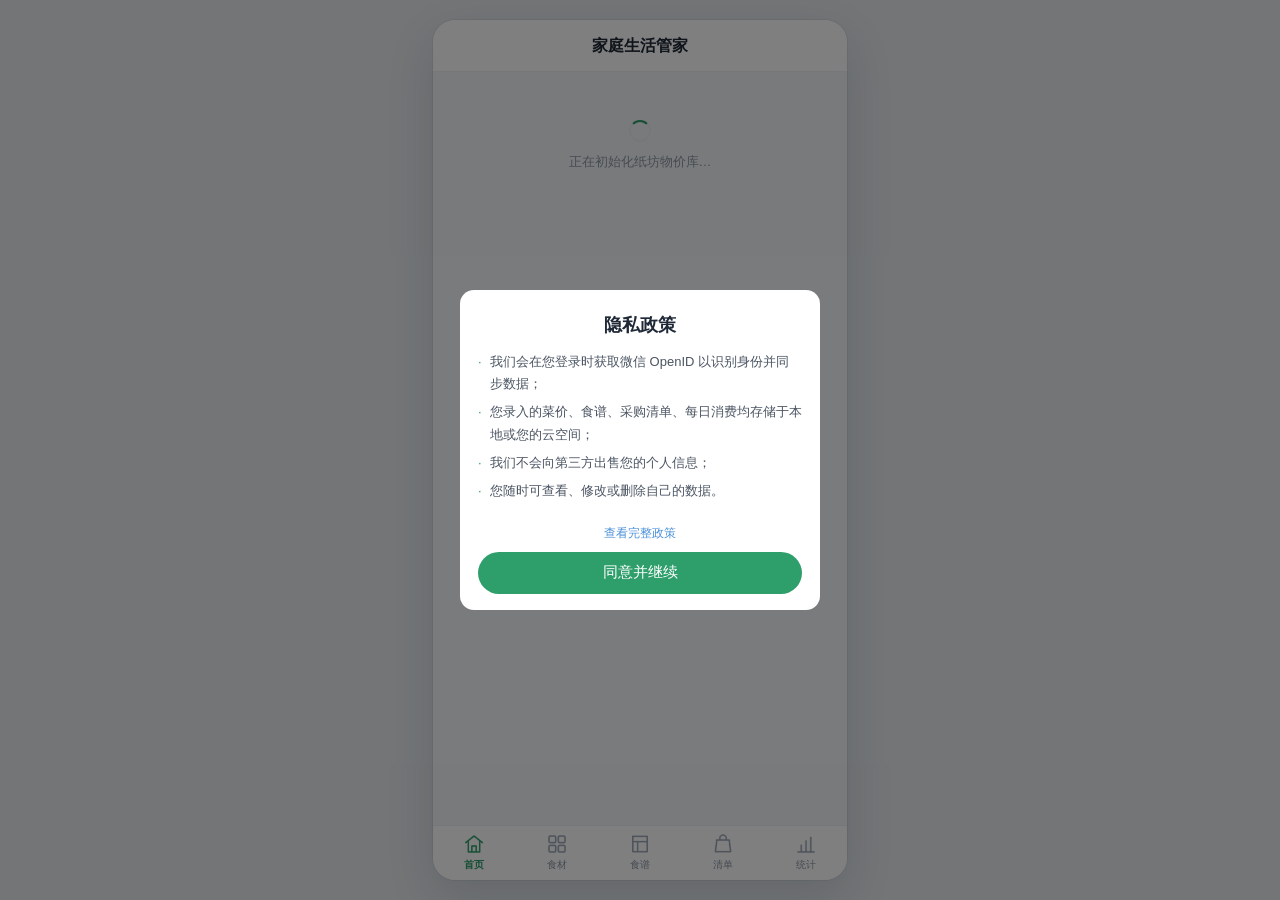
<file: index.html>
<!DOCTYPE html>
<html lang="zh-CN">
<head>
<meta charset="UTF-8">
<meta name="viewport" content="width=device-width, initial-scale=1, maximum-scale=1, user-scalable=no, viewport-fit=cover">
<meta name="theme-color" content="#2e9e6b">
<title>家庭生活管家 · 饮食成本计算助手</title>
<meta name="description" content="武汉市江夏区纸坊家庭买菜记账工具：维护菜市场物价、按每日/每周规划食谱、自动核算食材采购总成本。">
<link rel="icon" href="assets/icons/leaf-brand.png">
<link rel="apple-touch-icon" href="assets/icons/leaf-brand.png">
<link rel="stylesheet" href="app.css?v=9b08c2d4">
</head>
<body>

<div class="phone">
  <!-- 顶部导航 -->
  <header class="nav" id="nav">
    <span class="nav-spacer"></span>
    <div class="nav-title">家庭生活管家</div>
    <div class="nav-right"><span class="nav-spacer"></span></div>
  </header>

  <!-- 页面容器 -->
  <main class="view" id="view">
    <div class="loading">
      <div class="spinner"></div>
      <div id="boot-text">正在初始化纸坊物价库…</div>
    </div>
  </main>

  <!-- 底部 tabbar -->
  <nav class="tabbar" id="tabbar"></nav>
</div>

<div id="sheet-root"></div>

<!-- 业务逻辑层：由 tools/build-web.js 从小程序源码自动生成 -->
<script src="js/wx-shim.js?v=ba153b89"></script>
<script src="js/constants.js?v=0d72ec5c"></script>
<script src="js/seed-data.js?v=857cb737"></script>
<script src="js/format.js?v=6fa5f059"></script>
<script src="js/family.js?v=389b143e"></script>
<script src="js/db.js?v=1e2e77a2"></script>
<script src="js/biz.js?v=fd34657a"></script>
<!-- 隐私合规：同意门控 + 政策正文（须在 app.js 之前加载） -->
<script src="js/privacy.js?v=c1e88820"></script>
<script src="js/privacy-text.js?v=41f0d08c"></script>
<!-- 视图层 -->
<script src="js/ui.js?v=ffc364d7"></script>
<script src="js/pages.js?v=1a168658"></script>
<script src="js/app.js?v=ac2aeec6"></script>

</body>
</html>
</file>
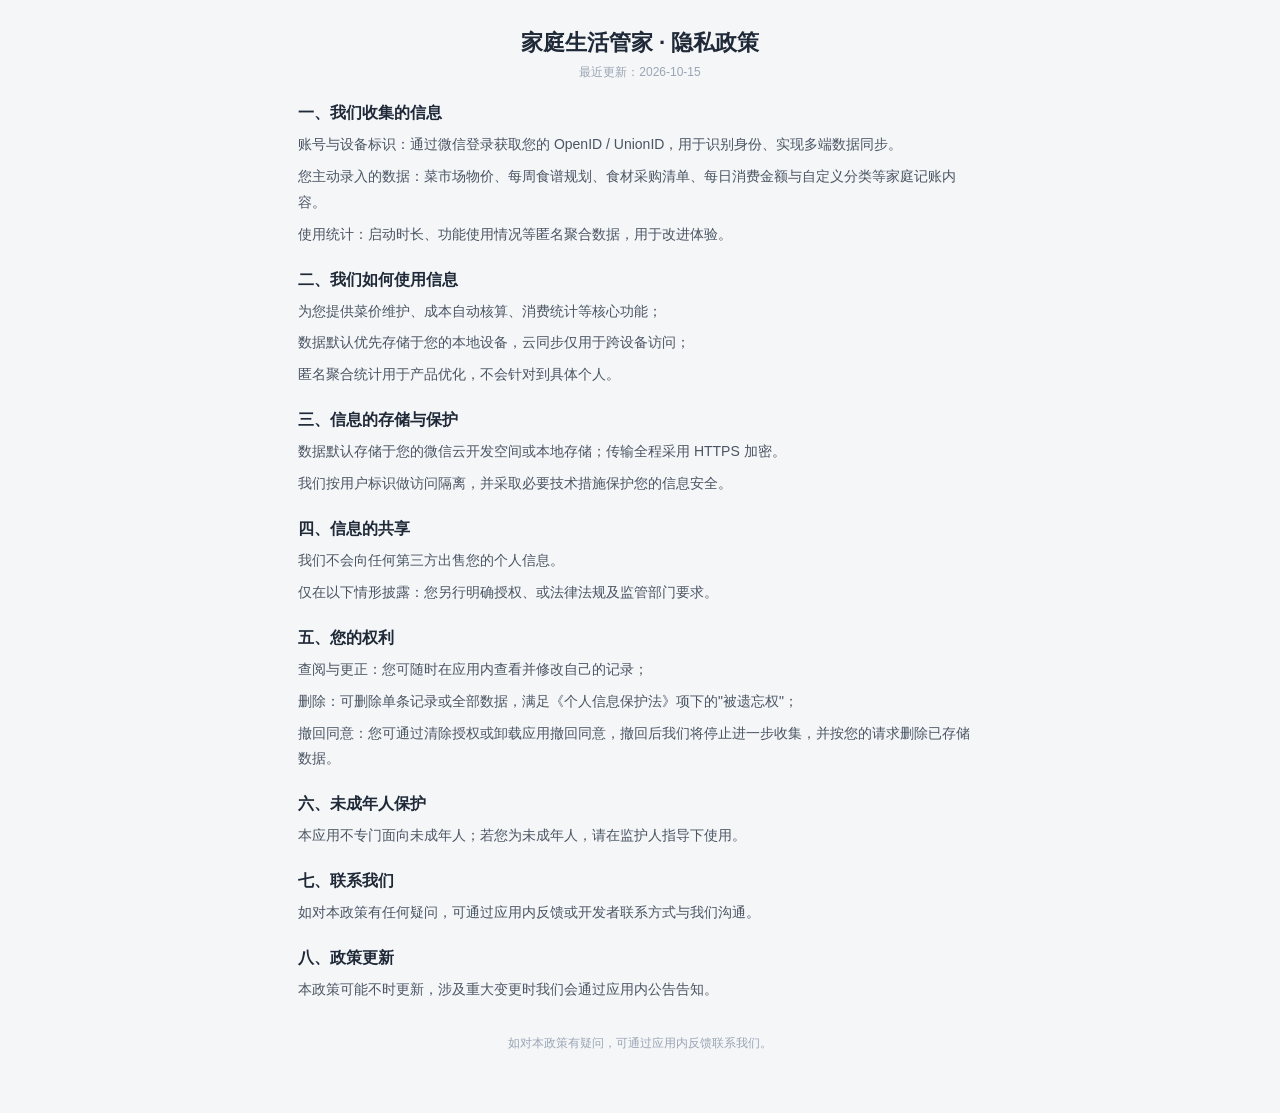
<file: privacy.html>
<!DOCTYPE html>
<html lang="zh-CN">
<head>
<meta charset="UTF-8">
<meta name="viewport" content="width=device-width, initial-scale=1, maximum-scale=1, user-scalable=no">
<meta name="theme-color" content="#2e9e6b">
<title>家庭生活管家 · 隐私政策</title>
<style>
  :root { --brand:#2e9e6b; }
  * { box-sizing: border-box; }
  body { margin:0; font-family: -apple-system,BlinkMacSystemFont,"PingFang SC","Microsoft YaHei",sans-serif; background:#f4f6f8; color:#4b5563; }
  .wrap { max-width: 720px; margin: 0 auto; padding: 28px 18px 60px; }
  .pp-title { font-size: 22px; font-weight: 700; color:#1f2937; text-align:center; margin-bottom:6px; }
  .pp-update { font-size: 12px; color:#9aa5b4; text-align:center; margin-bottom:22px; }
  .pp-h { font-size: 16px; font-weight: 700; color:#1f2937; margin: 22px 0 8px; }
  .pp-p { font-size: 14px; line-height: 1.85; margin-bottom: 6px; }
  .pp-foot { margin-top: 30px; font-size: 12px; color:#9aa5b4; text-align:center; line-height:1.7; }
  a { color:#4a90d9; }
</style>
</head>
<body>
<div class="wrap" id="root">加载中…</div>

<script>
/* 与小程序 / 网页版同源的隐私政策正文 */
var SECTIONS = [
  {h:'一、我们收集的信息',p:[
    '账号与设备标识：通过微信登录获取您的 OpenID / UnionID，用于识别身份、实现多端数据同步。',
    '您主动录入的数据：菜市场物价、每周食谱规划、食材采购清单、每日消费金额与自定义分类等家庭记账内容。',
    '使用统计：启动时长、功能使用情况等匿名聚合数据，用于改进体验。'
  ]},
  {h:'二、我们如何使用信息',p:[
    '为您提供菜价维护、成本自动核算、消费统计等核心功能；',
    '数据默认优先存储于您的本地设备，云同步仅用于跨设备访问；',
    '匿名聚合统计用于产品优化，不会针对到具体个人。'
  ]},
  {h:'三、信息的存储与保护',p:[
    '数据默认存储于您的微信云开发空间或本地存储；传输全程采用 HTTPS 加密。',
    '我们按用户标识做访问隔离，并采取必要技术措施保护您的信息安全。'
  ]},
  {h:'四、信息的共享',p:[
    '我们不会向任何第三方出售您的个人信息。',
    '仅在以下情形披露：您另行明确授权、或法律法规及监管部门要求。'
  ]},
  {h:'五、您的权利',p:[
    '查阅与更正：您可随时在应用内查看并修改自己的记录；',
    '删除：可删除单条记录或全部数据，满足《个人信息保护法》项下的"被遗忘权"；',
    '撤回同意：您可通过清除授权或卸载应用撤回同意，撤回后我们将停止进一步收集，并按您的请求删除已存储数据。'
  ]},
  {h:'六、未成年人保护',p:['本应用不专门面向未成年人；若您为未成年人，请在监护人指导下使用。']},
  {h:'七、联系我们',p:['如对本政策有任何疑问，可通过应用内反馈或开发者联系方式与我们沟通。']},
  {h:'八、政策更新',p:['本政策可能不时更新，涉及重大变更时我们会通过应用内公告告知。']}
];
var html = '<div class="pp-title">家庭生活管家 · 隐私政策</div>' +
  '<div class="pp-update">最近更新：2026-10-15</div>';
SECTIONS.forEach(function(sec){
  html += '<div class="pp-h">'+sec.h+'</div>';
  sec.p.forEach(function(para){ html += '<div class="pp-p">'+para+'</div>'; });
});
html += '<div class="pp-foot">如对本政策有疑问，可通过应用内反馈联系我们。</div>';
document.getElementById('root').innerHTML = html;
</script>
</body>
</html>
</file>
<file: app.css>
/* ==========================================================================
   家庭生活管家 · H5 设计系统
   移植自小程序 miniprogram/app.wxss，rpx → px（÷2），配色与层级完全一致
   配色柔和干净，无 Emoji，全部使用统一线性图标
   ========================================================================== */

:root {
  /* 主色：鲜菜绿 */
  --brand: #2e9e6b;
  --brand-d: #23875a;
  --brand-l: #e8f6ef;

  /* 价格 / 金额高亮 */
  --price: #e8613c;
  --price-l: #fdeee8;

  /* 涨跌（遵循国内习惯：涨红跌绿） */
  --up: #e5534b;
  --down: #2e9e6b;

  --warn: #f0a020;
  --blue: #4a90d9;

  /* 文字层级 */
  --text: #1f2a37;
  --text-2: #5a6675;
  --text-3: #8c97a6;
  --text-4: #b4bcc7;

  /* 背景 / 描边 */
  --bg: #f4f6f8;
  --card: #ffffff;
  --line: #edf0f3;
  --line-2: #f4f6f8;

  /* 四分类主题色 */
  --veg: #3fa96b;      --veg-bg: #eaf6ef;
  --meat: #e4695e;     --meat-bg: #fcedeb;
  --aquatic: #4a90d9;  --aquatic-bg: #eaf2fb;
  --fruit: #f0954a;    --fruit-bg: #fdf1e7;

  --radius: 12px;
  --radius-s: 7px;
  --radius-l: 16px;
  --shadow: 0 3px 12px rgba(31, 42, 55, .06);
  --shadow-up: 0 -3px 12px rgba(31, 42, 55, .06);

  --num: "DIN Alternate", "Bahnschrift", "Helvetica Neue", Arial, sans-serif;
}

* { box-sizing: border-box; -webkit-tap-highlight-color: transparent; }

html, body {
  margin: 0;
  padding: 0;
  height: 100%;
}

body {
  background: #e7ebef;
  color: var(--text);
  font-size: 14px;
  line-height: 1.5;
  font-family: -apple-system, BlinkMacSystemFont, "Helvetica Neue", "PingFang SC",
    "Hiragino Sans GB", "Microsoft YaHei", sans-serif;
  -webkit-font-smoothing: antialiased;
  display: flex;
  justify-content: center;
  align-items: stretch;
}

button, input, select, textarea { font-family: inherit; font-size: inherit; color: inherit; }
button { cursor: pointer; border: none; background: none; padding: 0; }

/* ---------------------------------------------------------------- 手机外壳 */
.phone {
  position: relative;
  width: 100%;
  max-width: 414px;
  min-width: 320px;
  height: 100vh;
  height: 100dvh;
  background: var(--bg);
  display: flex;
  flex-direction: column;
  overflow: hidden;
  box-shadow: 0 0 0 1px rgba(31, 42, 55, .06), 0 18px 48px rgba(31, 42, 55, .14);
}

@media (min-width: 520px) {
  body { align-items: center; padding: 20px 0; }
  .phone { height: min(880px, calc(100vh - 40px)); border-radius: 22px; }
}

/* 顶部导航 */
.nav {
  flex: none;
  height: 52px;
  padding: 0 14px;
  background: var(--card);
  border-bottom: 1px solid var(--line);
  display: flex;
  align-items: center;
  gap: 8px;
  z-index: 20;
}
.nav-back {
  width: 30px; height: 30px;
  display: flex; align-items: center; justify-content: center;
  border-radius: 50%;
  margin-left: -6px;
  transition: background .15s;
}
.nav-back:active { background: var(--line-2); }
.nav-title {
  flex: 1;
  font-size: 16px;
  font-weight: 600;
  text-align: center;
  overflow: hidden; white-space: nowrap; text-overflow: ellipsis;
}
.nav-back ~ .nav-title { text-align: left; }
.nav-right { display: flex; align-items: center; gap: 6px; min-width: 30px; justify-content: flex-end; }
.nav-spacer { width: 30px; }

/* 滚动区 */
.view {
  flex: 1;
  overflow-y: auto;
  overflow-x: hidden;
  -webkit-overflow-scrolling: touch;
  padding-bottom: 20px;
}
.view.no-pad { padding-bottom: 0; }

/* 底部 tabbar */
.tabbar {
  flex: none;
  display: flex;
  background: var(--card);
  border-top: 1px solid var(--line);
  padding-bottom: env(safe-area-inset-bottom, 0);
  z-index: 20;
}
.tabbar-item {
  flex: 1;
  padding: 7px 0 8px;
  display: flex;
  flex-direction: column;
  align-items: center;
  gap: 3px;
  color: var(--text-3);
  font-size: 10px;
  transition: color .15s;
}
.tabbar-item.is-active { color: var(--brand); font-weight: 600; }
.tabbar-item:active { opacity: .6; }

/* ---------------------------------------------------------------- 图标 */
.icon { display: block; }
.icon-sm { width: 14px; height: 14px; }
.icon-md { width: 18px; height: 18px; }
.icon-lg { width: 22px; height: 22px; }
.icon-xl { width: 28px; height: 28px; }
.icon-fill {
  width: 34px; height: 34px;
  border-radius: 10px;
  display: flex; align-items: center; justify-content: center;
  flex: none;
}

/* ---------------------------------------------------------------- 布局 */
.px { padding-left: 14px; padding-right: 14px; }
.mt-s { margin-top: 6px; } .mt { margin-top: 12px; } .mt-l { margin-top: 20px; }
.mb-s { margin-bottom: 6px; } .mb { margin-bottom: 12px; }
.row { display: flex; align-items: center; }
.row-top { display: flex; align-items: flex-start; }
.row-between { display: flex; align-items: center; justify-content: space-between; }
.col { display: flex; flex-direction: column; }
.center { display: flex; align-items: center; justify-content: center; }
.flex-1 { flex: 1; min-width: 0; }
.wrap { flex-wrap: wrap; }
.gap-s { gap: 6px; } .gap { gap: 10px; } .gap-l { gap: 14px; }
.ml-s { margin-left: 6px; } .ml { margin-left: 8px; } .mr { margin-right: 8px; }

/* ---------------------------------------------------------------- 文字 */
.t-xl { font-size: 22px; font-weight: 700; }
.t-lg { font-size: 17px; font-weight: 600; }
.t-md { font-size: 15px; font-weight: 600; }
.t-sm { font-size: 13px; }
.t-xs { font-size: 11px; }
.sub { color: var(--text-2); }
.muted { color: var(--text-3); }
.faint { color: var(--text-4); }
.strong { font-weight: 600; }
.ellipsis { overflow: hidden; white-space: nowrap; text-overflow: ellipsis; }
.nowrap { white-space: nowrap; }

.num {
  font-family: var(--num);
  font-weight: 700;
  letter-spacing: -.3px;
  font-variant-numeric: tabular-nums;
}
.price { color: var(--price); }
.amount-lg { color: var(--price); font-size: 28px; font-family: var(--num); font-weight: 700; }
.amount-md { color: var(--price); font-size: 18px; font-family: var(--num); font-weight: 700; }
.amount-sm { color: var(--price); font-size: 14px; font-family: var(--num); font-weight: 700; }

.up { color: var(--up); }
.down { color: var(--down); }
.flat { color: var(--text-3); }

/* ---------------------------------------------------------------- 卡片 */
.card {
  background: var(--card);
  border-radius: var(--radius);
  padding: 14px;
  box-shadow: var(--shadow);
}
.card + .card { margin-top: 10px; }
.card-flat { background: var(--card); border-radius: var(--radius); padding: 14px; }
.card-hd {
  display: flex; align-items: center; justify-content: space-between;
  margin-bottom: 12px;
}
.card-hd-t { font-size: 15px; font-weight: 600; display: flex; align-items: center; gap: 6px; }
.card-hd-a { font-size: 12px; color: var(--brand); display: flex; align-items: center; gap: 2px; }

/* ---------------------------------------------------------------- 按钮 */
.btn {
  display: inline-flex; align-items: center; justify-content: center;
  gap: 6px;
  height: 42px;
  padding: 0 18px;
  border-radius: 21px;
  font-size: 14px;
  font-weight: 600;
  background: var(--line-2);
  color: var(--text);
  transition: opacity .15s, transform .1s;
  white-space: nowrap;
}
.btn:active { opacity: .75; transform: scale(.985); }
.btn-primary { background: var(--brand); color: #fff; }
.btn-primary:active { background: var(--brand-d); }
.btn-price { background: var(--price); color: #fff; }
.btn-ghost { background: transparent; color: var(--brand); box-shadow: inset 0 0 0 1px var(--brand); }
.btn-danger { background: #fdeceb; color: var(--up); }
.btn-block { display: flex; width: 100%; }
.btn-sm { height: 30px; padding: 0 12px; font-size: 12px; border-radius: 15px; }
.btn-xs { height: 24px; padding: 0 9px; font-size: 11px; border-radius: 12px; }
.btn[disabled] { opacity: .4; pointer-events: none; }

/* ---------------------------------------------------------------- 标签 / 芯片 */
.tag {
  display: inline-flex; align-items: center; gap: 3px;
  height: 20px; padding: 0 7px;
  border-radius: 5px;
  font-size: 11px;
  background: var(--line-2);
  color: var(--text-2);
  white-space: nowrap;
}
.tag-veg { background: var(--veg-bg); color: var(--veg); }
.tag-meat { background: var(--meat-bg); color: var(--meat); }
.tag-aquatic { background: var(--aquatic-bg); color: var(--aquatic); }
.tag-fruit { background: var(--fruit-bg); color: var(--fruit); }
.tag-brand { background: var(--brand-l); color: var(--brand); }
.tag-price { background: var(--price-l); color: var(--price); }

.chip {
  display: inline-flex; align-items: center; gap: 4px;
  height: 28px; padding: 0 11px;
  border-radius: 14px;
  font-size: 12px;
  background: var(--card);
  color: var(--text-2);
  box-shadow: inset 0 0 0 1px var(--line);
  white-space: nowrap;
}
.chip.is-active { background: var(--brand); color: #fff; box-shadow: none; font-weight: 600; }
.chip-row { display: flex; gap: 7px; overflow-x: auto; padding: 2px 14px 2px; scrollbar-width: none; }
.chip-row::-webkit-scrollbar { display: none; }
.chip-row .chip { flex: none; }
/* 选项较多时改为换行，避免最后一个被横向滚动藏起来 */
.chip-wrap { display: flex; flex-wrap: wrap; gap: 7px; padding: 2px 14px; }

/* 分段控件 */
.seg {
  display: flex;
  background: var(--line-2);
  border-radius: 9px;
  padding: 3px;
  gap: 3px;
}
.seg-item {
  flex: 1;
  height: 30px;
  display: flex; align-items: center; justify-content: center;
  border-radius: 7px;
  font-size: 13px;
  color: var(--text-2);
  transition: all .16s;
  white-space: nowrap;
}
.seg-item.is-active {
  background: var(--card);
  color: var(--text);
  font-weight: 600;
  box-shadow: 0 1px 4px rgba(31, 42, 55, .09);
}
.seg-warm .seg-item.is-active { color: var(--brand); }

/* ---------------------------------------------------------------- 进度条 */
.bar {
  height: 7px;
  border-radius: 4px;
  background: var(--line-2);
  overflow: hidden;
}
.bar-fill {
  height: 100%;
  border-radius: 4px;
  background: var(--brand);
  transition: width .3s;
}
.bar-fill.is-over { background: var(--up); }
.bar-fill.is-warn { background: var(--warn); }

/* ---------------------------------------------------------------- 首页 hero */
.hero {
  background: linear-gradient(135deg, #2e9e6b 0%, #35a877 55%, #4bb98a 100%);
  padding: 16px 14px 20px;
  color: #fff;
  border-radius: 0 0 18px 18px;
  position: relative;
  overflow: hidden;
}
.hero::after {
  content: "";
  position: absolute;
  right: -40px; top: -50px;
  width: 160px; height: 160px;
  border-radius: 50%;
  background: rgba(255, 255, 255, .09);
}
.hero-top { display: flex; align-items: flex-start; justify-content: space-between; position: relative; z-index: 1; }
.hero-loc { display: flex; align-items: center; gap: 5px; font-size: 12px; opacity: .92; }
.hero-title { font-size: 17px; font-weight: 700; margin-top: 3px; }
.hero-mode {
  display: inline-flex; align-items: center; gap: 4px;
  height: 22px; padding: 0 8px;
  border-radius: 11px;
  background: rgba(255, 255, 255, .2);
  font-size: 11px;
  backdrop-filter: blur(4px);
}
.hero-main { position: relative; z-index: 1; margin-top: 16px; display: flex; align-items: flex-end; justify-content: space-between; }
.hero-label { font-size: 12px; opacity: .85; }
.hero-amount { font-family: var(--num); font-weight: 700; font-size: 32px; letter-spacing: -.8px; line-height: 1.15; }
.hero-amount small { font-size: 16px; margin-right: 1px; }
.hero-sub { font-size: 12px; opacity: .88; margin-top: 3px; }
.hero-bar { position: relative; z-index: 1; margin-top: 13px; }
.hero-bar .bar { background: rgba(255, 255, 255, .25); height: 6px; }
.hero-bar .bar-fill { background: #fff; }
.hero-bar-txt { display: flex; justify-content: space-between; font-size: 11px; opacity: .9; margin-top: 5px; }

/* KPI 网格 */
.kpi-grid { display: grid; grid-template-columns: repeat(7, 1fr); gap: 5px; }
.kpi {
  background: var(--card);
  border-radius: 9px;
  padding: 8px 3px;
  text-align: center;
  transition: all .16s;
  border: 1px solid transparent;
}
.kpi.is-active { background: var(--brand-l); border-color: var(--brand); }
.kpi.is-today .kpi-day { color: var(--brand); font-weight: 700; }
.kpi-day { font-size: 11px; color: var(--text-3); }
.kpi-val { font-family: var(--num); font-weight: 700; font-size: 13px; margin-top: 3px; color: var(--text); }
.kpi.is-active .kpi-val { color: var(--brand); }

/* 横滑卡 */
.hscroll {
  display: flex;
  gap: 9px;
  overflow-x: auto;
  padding: 2px 14px;
  scrollbar-width: none;
  scroll-snap-type: x proximity;
}
.hscroll::-webkit-scrollbar { display: none; }
.hscroll > * { flex: none; scroll-snap-align: start; }

/* 快捷入口 */
.quick-grid { display: grid; grid-template-columns: repeat(4, 1fr); gap: 8px; }
.quick {
  background: var(--card);
  border-radius: var(--radius);
  padding: 12px 4px 11px;
  display: flex; flex-direction: column; align-items: center; gap: 7px;
  box-shadow: var(--shadow);
  transition: transform .12s;
}
.quick:active { transform: scale(.96); }
.quick-t { font-size: 11px; color: var(--text-2); }

/* ---------------------------------------------------------------- 食材列表 */
.ing-row {
  display: flex; align-items: center; gap: 11px;
  padding: 11px 14px;
  background: var(--card);
  border-bottom: 1px solid var(--line);
}
.ing-row:last-child { border-bottom: none; }
.ing-thumb {
  width: 44px; height: 44px;
  border-radius: 10px;
  object-fit: cover;
  flex: none;
  background: var(--line-2);
  display: flex; align-items: center; justify-content: center;
}
.ing-name { font-size: 14px; font-weight: 600; }
.ing-meta { font-size: 11px; color: var(--text-3); margin-top: 2px; display: flex; align-items: center; gap: 5px; }
.ing-price { text-align: right; flex: none; }
.ing-price-v { font-family: var(--num); font-weight: 700; font-size: 17px; color: var(--price); }
.ing-price-u { font-size: 11px; color: var(--text-3); }

/* 分组标题 */
.group-hd {
  display: flex; align-items: center; justify-content: space-between;
  padding: 12px 14px 7px;
  font-size: 12px;
  color: var(--text-3);
}
.group-hd-l { display: flex; align-items: center; gap: 5px; font-weight: 600; color: var(--text-2); }

/* ---------------------------------------------------------------- 列表项 */
.list-item {
  display: flex; align-items: center; gap: 11px;
  padding: 12px 14px;
  background: var(--card);
  border-bottom: 1px solid var(--line);
}
.list-item:last-child { border-bottom: none; }
.list-item:active { background: var(--line-2); }
.list-arrow { color: var(--text-4); flex: none; }

/* ---------------------------------------------------------------- 表单 */
.field { padding: 11px 14px; background: var(--card); border-bottom: 1px solid var(--line); }
.field:last-child { border-bottom: none; }
.field-l { font-size: 12px; color: var(--text-3); margin-bottom: 6px; display: flex; align-items: center; gap: 3px; }
.field-l .req { color: var(--up); }
.input {
  width: 100%;
  height: 40px;
  padding: 0 12px;
  border-radius: 9px;
  background: var(--line-2);
  border: 1px solid transparent;
  font-size: 14px;
  outline: none;
  transition: border-color .15s, background .15s;
}
.input:focus { background: var(--card); border-color: var(--brand); }
.input::placeholder { color: var(--text-4); }
.input-num { font-family: var(--num); font-weight: 700; font-size: 17px; color: var(--price); }
textarea.input { height: auto; min-height: 60px; padding: 10px 12px; resize: none; line-height: 1.5; }
.search-box {
  display: flex; align-items: center; gap: 7px;
  height: 36px; padding: 0 12px;
  background: var(--card);
  border-radius: 18px;
  box-shadow: inset 0 0 0 1px var(--line);
}
.search-box input { flex: 1; border: none; background: none; outline: none; font-size: 13px; }
.search-box input::placeholder { color: var(--text-4); }

/* 步进器 */
.stepper { display: flex; align-items: center; gap: 4px; }
.stepper-btn {
  width: 30px; height: 30px;
  border-radius: 50%;
  background: var(--line-2);
  color: var(--text-2);
  display: flex; align-items: center; justify-content: center;
  font-size: 17px;
  line-height: 1;
  font-weight: 600;
}
.stepper-btn:active { background: var(--line); }
.stepper-val {
  min-width: 54px;
  text-align: center;
  font-family: var(--num);
  font-weight: 700;
  font-size: 16px;
}

/* 选题行 */
.opt-row {
  display: flex; align-items: center; justify-content: space-between;
  padding: 10px 12px;
  border-radius: 9px;
  background: var(--line-2);
  margin-bottom: 6px;
}
.opt-row:last-child { margin-bottom: 0; }
.opt-row.is-active { background: var(--brand-l); }
.opt-name { font-size: 13px; font-weight: 500; }
.opt-row.is-active .opt-name { color: var(--brand); font-weight: 600; }

/* ---------------------------------------------------------------- 空状态 */
.empty {
  padding: 52px 24px;
  text-align: center;
  display: flex; flex-direction: column; align-items: center; gap: 9px;
}
.empty-t { font-size: 14px; font-weight: 600; color: var(--text-2); }
.empty-s { font-size: 12px; color: var(--text-3); line-height: 1.6; }

/* ---------------------------------------------------------------- 底部面板 */
.sheet-mask {
  position: fixed; inset: 0;
  background: rgba(31, 42, 55, .42);
  opacity: 0;
  pointer-events: none;
  transition: opacity .22s;
  z-index: 100;
  display: flex; align-items: flex-end; justify-content: center;
}
.sheet-mask.is-open { opacity: 1; pointer-events: auto; }
.sheet-panel {
  width: 100%;
  max-width: 414px;
  max-height: 86vh;
  background: var(--bg);
  border-radius: 18px 18px 0 0;
  display: flex;
  flex-direction: column;
  transform: translateY(100%);
  transition: transform .26s cubic-bezier(.32, .72, 0, 1);
  overflow: hidden;
}
.sheet-mask.is-open .sheet-panel { transform: translateY(0); }
.sheet-hd {
  flex: none;
  padding: 14px 14px 10px;
  display: flex; align-items: center; justify-content: space-between;
  background: var(--card);
  border-bottom: 1px solid var(--line);
  border-radius: 18px 18px 0 0;
}
.sheet-title { font-size: 16px; font-weight: 600; }
.sheet-body { flex: 1; overflow-y: auto; -webkit-overflow-scrolling: touch; }
.sheet-ft {
  flex: none;
  padding: 10px 14px calc(12px + env(safe-area-inset-bottom, 0));
  background: var(--card);
  border-top: 1px solid var(--line);
  display: flex; gap: 9px;
}

/* ===== 记一笔（每日消费）表单 ===== */
/* 左右缩进统一 14px，与 .chip-row 的 padding 对齐 */
.sp-amt {
  display: flex; align-items: baseline;
  margin: 14px 14px 0;
  padding-bottom: 6px;
  border-bottom: 2px solid var(--brand-l);
}
.sp-amt-sym { font-size: 20px; font-weight: 700; color: var(--brand); margin-right: 5px; }
.sp-amt-in {
  flex: 1; min-width: 0;
  height: 46px;
  border: none; outline: none; background: transparent;
  font-family: var(--num);
  font-size: 34px; font-weight: 700;
  color: var(--text);
}
.sp-amt-in::placeholder { color: var(--text-4); font-weight: 500; }

.sp-lb { margin: 18px 14px 8px; font-size: 11px; color: var(--text-3); }

.sp-in {
  display: block;
  width: calc(100% - 28px);
  margin: 8px 14px 0;
  height: 42px;
  padding: 0 12px;
  border: none; outline: none;
  border-radius: var(--radius);
  background: var(--line-2);
  font-size: 13px;
  color: var(--text);
  box-sizing: border-box;
  font-family: inherit;
}
.sp-in::placeholder { color: var(--text-4); }
.sp-in:last-child { margin-bottom: 16px; }

.sp-hint { margin: 8px 14px 0; font-size: 11px; color: var(--text-3); }

/* 通用遮罩 */
.ffm-mask {
  position: fixed; inset: 0;
  background: rgba(31, 42, 55, .42);
  z-index: 200;
  display: flex; align-items: center; justify-content: center;
  opacity: 0;
  transition: opacity .18s;
}
.ffm-mask.is-open { opacity: 1; }

.ffm-dialog {
  width: 274px;
  background: var(--card);
  border-radius: 14px;
  padding: 18px 16px 0;
  text-align: center;
}
.ffm-dialog-title { font-size: 16px; font-weight: 600; }
.ffm-dialog-body { font-size: 13px; color: var(--text-2); margin-top: 8px; line-height: 1.6; }
.ffm-dialog-actions { display: flex; margin: 16px -16px 0; border-top: 1px solid var(--line); }
.ffm-dialog-btn {
  flex: 1; height: 46px; font-size: 15px; color: var(--text-2);
}
.ffm-dialog-btn:first-child { border-right: 1px solid var(--line); }
.ffm-dialog-btn.is-primary { color: var(--brand); font-weight: 600; }

.ffm-actionsheet {
  position: absolute; left: 0; right: 0; bottom: 0;
  padding: 6px 8px calc(6px + env(safe-area-inset-bottom, 0));
  max-width: 414px;
  margin: 0 auto;
}
.ffm-sheet-item {
  display: block; width: 100%;
  height: 48px; margin-bottom: 6px;
  background: var(--card);
  border-radius: 11px;
  font-size: 15px;
  color: var(--text);
}
.ffm-sheet-item.is-cancel { color: var(--text-3); margin-bottom: 0; }

.ffm-toast {
  position: fixed;
  left: 50%; top: 45%;
  transform: translate(-50%, -50%) scale(.94);
  max-width: 70vw;
  padding: 10px 16px;
  border-radius: 9px;
  background: rgba(31, 42, 55, .88);
  color: #fff;
  font-size: 13px;
  text-align: center;
  opacity: 0;
  pointer-events: none;
  transition: opacity .2s, transform .2s;
  z-index: 300;
}
.ffm-toast.is-show { opacity: 1; transform: translate(-50%, -50%) scale(1); }

.ffm-preview { background: rgba(0, 0, 0, .9); cursor: zoom-out; }
.ffm-preview img { max-width: 94vw; max-height: 86vh; object-fit: contain; }

/* ---------------------------------------------------------------- 柱状图 */
.bars {
  display: flex;
  align-items: flex-end;
  justify-content: space-between;
  gap: 6px;
  height: 116px;
  padding-top: 18px;
}
.bar-col { flex: 1; display: flex; flex-direction: column; align-items: center; justify-content: flex-end; height: 100%; gap: 5px; }
.bar-track { flex: 1; width: 100%; display: flex; align-items: flex-end; justify-content: center; position: relative; }
.bar-c {
  width: 60%;
  max-width: 26px;
  min-height: 3px;
  border-radius: 4px 4px 2px 2px;
  background: var(--brand);
  position: relative;
  transition: height .3s;
}
.bar-c.is-today { background: var(--brand-d); }
.bar-c.is-empty { background: var(--line); }
.bar-col.is-today .bar-c-l { color: var(--brand); font-weight: 700; }
.bar-c-v {
  position: absolute;
  bottom: 100%;
  left: 50%;
  transform: translateX(-50%);
  margin-bottom: 3px;
  font-family: var(--num);
  font-weight: 700;
  font-size: 10px;
  color: var(--text-2);
  white-space: nowrap;
}
.bar-c-l { font-size: 10px; color: var(--text-3); }

/* 横向占比条 */
.share-row { display: flex; align-items: center; gap: 9px; padding: 8px 0; }
.share-name { width: 52px; font-size: 12px; color: var(--text-2); flex: none; }
.share-track { display: block; flex: 1; height: 8px; border-radius: 4px; background: var(--line-2); overflow: hidden; }
.share-fill { display: block; height: 100%; border-radius: 4px; transition: width .3s; }
.share-val { width: 62px; text-align: right; font-size: 12px; flex: none; }

/* 明细行 */
.detail-row {
  display: flex; align-items: center; justify-content: space-between;
  padding: 9px 0;
  border-bottom: 1px dashed var(--line);
  font-size: 13px;
}
.detail-row:last-child { border-bottom: none; }

/* 配方条目 */
.item-row {
  display: flex; align-items: center; gap: 9px;
  padding: 8px 0;
}
.item-row + .item-row { border-top: 1px dashed var(--line); }
.item-dot { width: 5px; height: 5px; border-radius: 50%; background: var(--brand); flex: none; }
.item-name { font-size: 13px; flex: 1; min-width: 0; }
.item-qty { font-size: 12px; color: var(--text-3); font-family: var(--num); font-weight: 700; }
.item-amt { font-size: 13px; font-family: var(--num); font-weight: 700; color: var(--price); min-width: 52px; text-align: right; }

/* 餐次卡 */
.meal {
  background: var(--card);
  border-radius: var(--radius);
  padding: 12px 14px;
  margin-bottom: 9px;
}
.meal-hd { display: flex; align-items: center; justify-content: space-between; }
.meal-type { display: flex; align-items: center; gap: 6px; font-size: 14px; font-weight: 600; }
.meal-amt { font-family: var(--num); font-weight: 700; font-size: 14px; color: var(--price); }
.meal-items { margin-top: 6px; }

/* 日期卡（食谱整周视图） */
.day-card { margin-bottom: 11px; }
.day-hd {
  display: flex; align-items: center; justify-content: space-between;
  padding: 9px 14px;
  background: var(--card);
  border-radius: var(--radius) var(--radius) 0 0;
  border-bottom: 1px solid var(--line);
}
.day-hd.is-today { background: var(--brand-l); }
.day-name { font-size: 14px; font-weight: 600; display: flex; align-items: center; gap: 6px; }
.day-body { background: var(--bg); padding: 9px 10px; border-radius: 0 0 var(--radius) var(--radius); }

/* 清单条目 */
.cart-row {
  display: flex; align-items: center; gap: 11px;
  padding: 11px 14px;
  background: var(--card);
  border-bottom: 1px solid var(--line);
}
.cart-check {
  width: 21px; height: 21px;
  border-radius: 50%;
  box-shadow: inset 0 0 0 1.5px var(--line);
  flex: none;
  display: flex; align-items: center; justify-content: center;
  transition: all .16s;
}
.cart-row.is-checked .cart-check { background: var(--brand); box-shadow: none; }
.cart-row.is-checked .cart-name { color: var(--text-4); text-decoration: line-through; }
.cart-row.is-checked .cart-amt { color: var(--text-4); }

/* 统计卡 */
.stat-grid { display: grid; grid-template-columns: repeat(2, 1fr); gap: 9px; }
.stat-box {
  background: var(--card);
  border-radius: var(--radius);
  padding: 12px;
  box-shadow: var(--shadow);
}
.stat-box-l { font-size: 11px; color: var(--text-3); display: flex; align-items: center; gap: 4px; }
.stat-box-v { font-family: var(--num); font-weight: 700; font-size: 21px; margin-top: 5px; letter-spacing: -.4px; }
.stat-box-s { font-size: 11px; color: var(--text-3); margin-top: 2px; }

/* 价格走势（详情页） */
.chart-wrap { padding: 4px 0 0; }

/* 骨架 / 加载 */
.loading { padding: 48px 0; display: flex; flex-direction: column; align-items: center; gap: 10px; color: var(--text-3); font-size: 13px; }
.spinner {
  width: 22px; height: 22px;
  border: 2.5px solid var(--line);
  border-top-color: var(--brand);
  border-radius: 50%;
  animation: spin .8s linear infinite;
}
@keyframes spin { to { transform: rotate(360deg); } }

/* 分段切换（记录页） */
.tabs { display: flex; background: var(--card); border-bottom: 1px solid var(--line); }
.tabs-item {
  flex: 1; padding: 12px 0; text-align: center;
  font-size: 14px; color: var(--text-3);
  position: relative;
  transition: color .16s;
}
.tabs-item.is-active { color: var(--brand); font-weight: 600; }
.tabs-item.is-active::after {
  content: ""; position: absolute; left: 50%; bottom: 0;
  transform: translateX(-50%);
  width: 26px; height: 2.5px; border-radius: 2px; background: var(--brand);
}

/* 工具条 */
.toolbar {
  display: flex; align-items: center; justify-content: space-between;
  padding: 10px 14px; gap: 9px;
  background: var(--card);
  border-bottom: 1px solid var(--line);
}

/* 微信浮窗提示条（顶部模式提示） */
.mode-tip {
  display: flex; align-items: center; gap: 6px;
  padding: 8px 14px;
  background: #fff8e8;
  color: #8a6520;
  font-size: 11.5px;
  border-bottom: 1px solid #f6ecd4;
}

/* ===================== 隐私授权门控（网页版） ===================== */
.pg-mask {
  position: fixed;
  left: 0; right: 0; top: 0; bottom: 0;
  background: rgba(0, 0, 0, 0.5);
  z-index: 999;
  display: flex;
  align-items: center;
  justify-content: center;
  padding: 18px;
}
.pg-card {
  width: 100%;
  max-width: 360px;
  background: #fff;
  border-radius: 14px;
  padding: 22px 18px 16px;
  box-sizing: border-box;
}
.pg-title {
  font-size: 18px;
  font-weight: 700;
  color: #1f2937;
  text-align: center;
  margin-bottom: 12px;
}
.pg-body {
  max-height: 240px;
  overflow-y: auto;
}
.pg-li {
  font-size: 13px;
  line-height: 1.7;
  color: #4b5563;
  padding-left: 12px;
  position: relative;
  margin-bottom: 6px;
}
.pg-li::before {
  content: "·";
  position: absolute;
  left: 0;
  color: #2e9e6b;
}
.pg-actions {
  margin-top: 16px;
  display: flex;
  flex-direction: column;
  align-items: center;
}
.pg-link {
  font-size: 12px;
  color: #4a90d9;
  margin-bottom: 10px;
  cursor: pointer;
}
.pg-ok {
  width: 100%;
  height: 42px;
  background: #2e9e6b;
  color: #fff;
  font-size: 15px;
  border: none;
  border-radius: 21px;
  cursor: pointer;
}

/* ===================== 隐私政策页 #/privacy ===================== */
.pp {
  padding: 20px 16px 48px;
  background: #f4f6f8;
  min-height: 100%;
  box-sizing: border-box;
}
.pp-title {
  font-size: 20px;
  font-weight: 700;
  color: #1f2937;
  text-align: center;
  margin-bottom: 4px;
}
.pp-update {
  font-size: 12px;
  color: #9aa5b4;
  text-align: center;
  margin-bottom: 18px;
}
.pp-h {
  font-size: 15px;
  font-weight: 700;
  color: #1f2937;
  margin: 18px 0 8px;
}
.pp-p {
  font-size: 13.5px;
  line-height: 1.8;
  color: #4b5563;
  margin-bottom: 6px;
}
.pp-foot {
  margin-top: 26px;
  font-size: 12px;
  color: #9aa5b4;
  text-align: center;
  line-height: 1.7;
}

/* ===================== 食谱页 · 当天自定义消费 ===================== */
.day-spend {
  margin-top: 10px;
  padding: 9px 10px 10px;
  background: #fff;
  border: 1px dashed var(--line);
  border-radius: var(--radius);
}
.day-spend-hd {
  display: flex;
  align-items: center;
  justify-content: space-between;
  padding: 2px 4px 6px;
}
.day-spend-hd .meal-amt { color: var(--price); font-weight: 700; font-size: 13px; }
.day-spend .item-row { padding: 6px 4px; }
.day-spend .btn-block { margin-top: 8px; }

/* ===================== 加菜 sheet · 自定义添加入口 ===================== */
.custom-add-row {
  display: flex;
  align-items: center;
  gap: 8px;
  padding: 11px 12px;
  background: #F0F7F4;
  border: 1px solid #D6EBDF;
  border-radius: 10px;
  margin: 4px 0 10px;
  cursor: pointer;
}
.custom-add-text {
  flex: 1;
  font-size: 13px;
  color: var(--brand);
  font-weight: 600;
}

/* 食谱列表 · 自定义菜品标签 */
.item-custom-tag {
  font-size: 10.5px;
  padding: 1px 7px;
  border-radius: 7px;
  background: #FFF3E0;
  color: #C4552F;
  margin-right: 5px;
  flex: none;
  font-weight: 500;
}

/* ==========================================================================
   多设备同步 · 家庭码
   ========================================================================== */
.sync-code-box {
  border: 1px dashed var(--line);
  border-radius: var(--radius);
  padding: 10px 12px;
  background: var(--brand-l);
}
.sync-code {
  flex: 1;
  font-size: 21px;
  font-weight: 700;
  letter-spacing: 1.5px;
  color: var(--brand);
  font-family: ui-monospace, SFMono-Regular, Menlo, Consolas, monospace;
}
</file>
